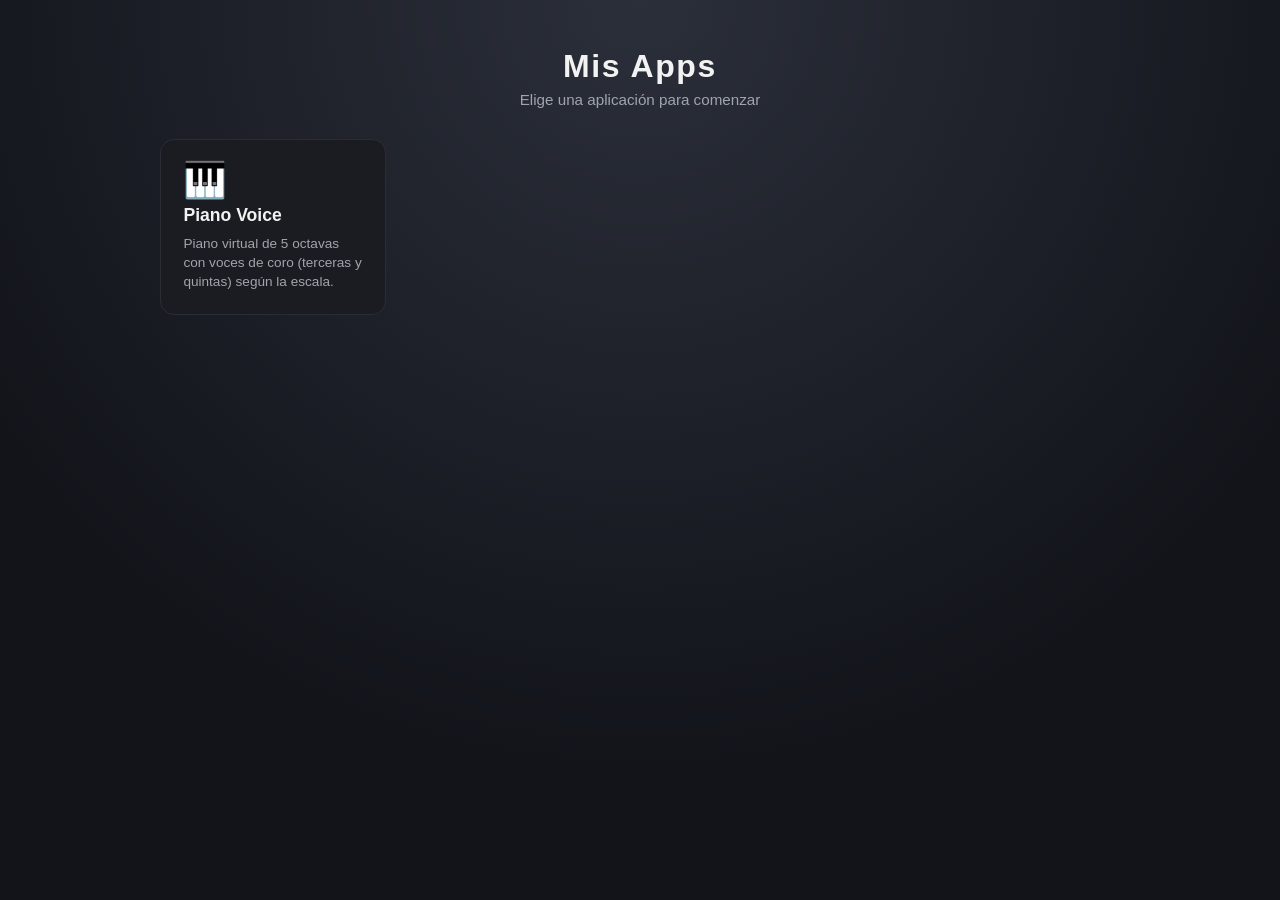
<file: index.html>
<!DOCTYPE html>
<html lang="es">
<head>
<meta charset="UTF-8">
<meta name="viewport" content="width=device-width, initial-scale=1.0, viewport-fit=cover">
<title>Mis Apps</title>
<meta name="theme-color" content="#12141a">
<link rel="stylesheet" href="styles.css">
</head>
<body>
  <div class="hub">
    <h1>Mis Apps</h1>
    <p class="hint">Elige una aplicación para comenzar</p>
    <div id="app-grid" class="app-grid"></div>
  </div>
  <script src="apps.js"></script>
  <script src="script.js"></script>
</body>
</html>
</file>
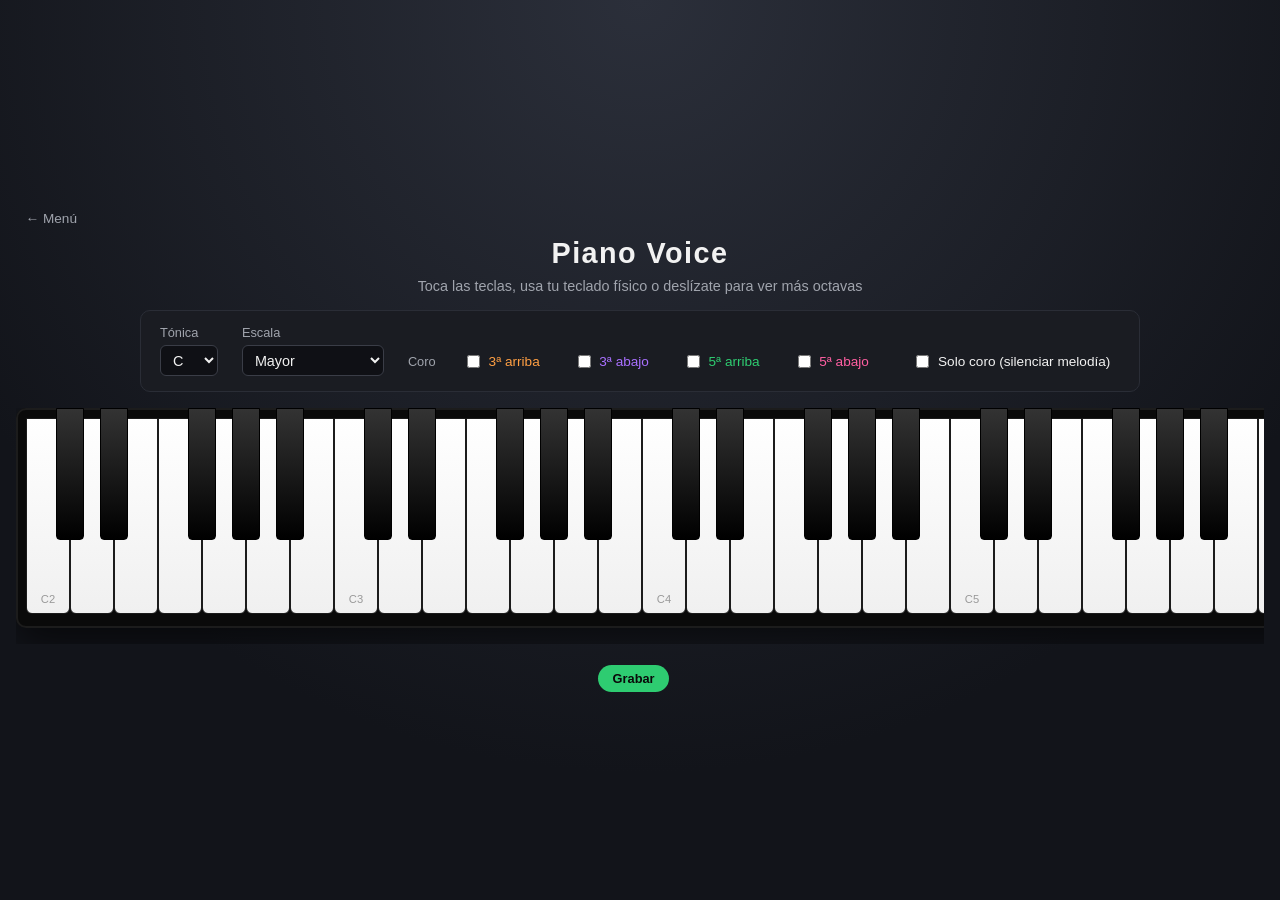
<file: apps/piano-voice/index.html>
<!DOCTYPE html>
<html lang="es">
<head>
<meta charset="UTF-8">
<meta name="viewport" content="width=device-width, initial-scale=1.0, maximum-scale=1.0, user-scalable=no, viewport-fit=cover">
<title>Piano Voice - 5 Octavas</title>

<link rel="manifest" href="manifest.json">
<meta name="theme-color" content="#12141a">
<link rel="icon" href="icons/icon-192.png">
<link rel="apple-touch-icon" href="icons/icon-180.png">
<meta name="apple-mobile-web-app-capable" content="yes">
<meta name="mobile-web-app-capable" content="yes">
<meta name="apple-mobile-web-app-status-bar-style" content="black-translucent">
<meta name="apple-mobile-web-app-title" content="Piano Voice">

<link rel="stylesheet" href="styles.css">
</head>
<body>
  <div class="app">
    <a href="../../index.html" class="back-link">&larr; Menú</a>
    <div class="app-header">
      <h1>Piano Voice</h1>
      <button id="install-btn" class="install-btn" hidden>Instalar app</button>
    </div>
    <p class="hint">Toca las teclas, usa tu teclado físico o deslízate para ver más octavas</p>

    <div class="controls">
      <div class="control-group">
        <label for="tonic">Tónica</label>
        <select id="tonic"></select>
      </div>
      <div class="control-group">
        <label for="mode">Escala</label>
        <select id="mode">
          <option value="major">Mayor</option>
          <option value="naturalMinor">Menor natural</option>
          <option value="harmonicMinor">Menor armónica</option>
          <option value="melodicMinor">Menor melódica</option>
        </select>
      </div>
      <div class="control-group voices">
        <span class="voices-title">Coro</span>
        <label class="voice-option voice-3up"><input type="checkbox" data-voice="3up"> 3ª arriba</label>
        <label class="voice-option voice-3down"><input type="checkbox" data-voice="3down"> 3ª abajo</label>
        <label class="voice-option voice-5up"><input type="checkbox" data-voice="5up"> 5ª arriba</label>
        <label class="voice-option voice-5down"><input type="checkbox" data-voice="5down"> 5ª abajo</label>
      </div>
      <div class="control-group">
        <label class="voice-option mute-option"><input type="checkbox" id="mute-melody"> Solo coro (silenciar melodía)</label>
      </div>
    </div>

    <div class="piano-wrapper">
      <div id="piano" class="piano"></div>
    </div>

    <div class="recording-bar">
      <button id="record-btn" class="install-btn">Grabar</button>
      <span id="record-status" class="record-status"></span>
      <a id="recording-download" class="install-btn download-btn" download="piano-voice.webm" hidden>Descargar grabación</a>
    </div>
    <audio id="recording-audio" controls hidden></audio>
  </div>
  <script src="../shared/harmony-theory.js"></script>
  <script src="script.js"></script>
</body>
</html>
</file>
<file: styles.css>
* {
  box-sizing: border-box;
  -webkit-tap-highlight-color: transparent;
}

body {
  margin: 0;
  min-height: 100vh;
  display: flex;
  justify-content: center;
  background: radial-gradient(circle at top, #2b2f3a, #12141a 70%);
  font-family: "Segoe UI", Arial, sans-serif;
  color: #f2f2f2;
  padding: 3rem 1.5rem;
  padding-top: max(3rem, env(safe-area-inset-top));
  padding-bottom: max(2rem, env(safe-area-inset-bottom));
}

.hub {
  width: 100%;
  max-width: 960px;
  display: flex;
  flex-direction: column;
  align-items: center;
  gap: 0.4rem;
}

h1 {
  margin: 0;
  font-size: 2rem;
  letter-spacing: 0.05em;
}

.hint {
  margin: 0 0 1.5rem;
  color: #a0a4ad;
  font-size: 0.95rem;
}

.app-grid {
  width: 100%;
  display: grid;
  grid-template-columns: repeat(auto-fill, minmax(220px, 1fr));
  gap: 1.2rem;
}

.app-card {
  display: flex;
  flex-direction: column;
  gap: 0.5rem;
  background: #1a1c22;
  border: 1px solid #2a2d36;
  border-radius: 14px;
  padding: 1.4rem;
  text-decoration: none;
  color: inherit;
  transition: transform 0.15s ease, border-color 0.15s ease, background 0.15s ease;
}

.app-card:hover {
  transform: translateY(-3px);
  border-color: #3a3d47;
  background: #20232b;
}

.app-card-icon {
  font-size: 2.2rem;
  line-height: 1;
}

.app-card-name {
  font-size: 1.1rem;
  font-weight: 600;
}

.app-card-description {
  font-size: 0.85rem;
  color: #a0a4ad;
  line-height: 1.4;
}
</file>
<file: apps/piano-voice/styles.css>
* {
  box-sizing: border-box;
  -webkit-tap-highlight-color: transparent;
}

html {
  overscroll-behavior: none;
}

body {
  margin: 0;
  min-height: 100vh;
  display: flex;
  flex-direction: column;
  align-items: center;
  justify-content: center;
  gap: 1rem;
  background: radial-gradient(circle at top, #2b2f3a, #12141a 70%);
  font-family: "Segoe UI", Arial, sans-serif;
  color: #f2f2f2;
  padding: 2rem 1rem;
  padding-top: max(2rem, env(safe-area-inset-top));
  padding-bottom: max(2rem, env(safe-area-inset-bottom));
  padding-left: max(1rem, env(safe-area-inset-left));
  padding-right: max(1rem, env(safe-area-inset-right));
  overscroll-behavior-y: none;
  touch-action: manipulation;
}

.app {
  display: flex;
  flex-direction: column;
  align-items: center;
  gap: 0.5rem;
  width: 100%;
}

.back-link {
  align-self: flex-start;
  color: #a0a4ad;
  text-decoration: none;
  font-size: 0.85rem;
  padding: 0.2rem 0.4rem;
  margin-left: 0.2rem;
}

.back-link:hover {
  color: #f2f2f2;
}

.app-header {
  display: flex;
  align-items: center;
  justify-content: center;
  gap: 0.8rem;
  flex-wrap: wrap;
}

h1 {
  margin: 0;
  font-size: 1.8rem;
  letter-spacing: 0.05em;
}

.install-btn {
  background: #2ecc71;
  color: #0a0a0a;
  border: none;
  border-radius: 999px;
  padding: 0.4rem 0.9rem;
  font-size: 0.8rem;
  font-weight: 600;
  cursor: pointer;
}

.install-btn:hover {
  background: #29b765;
}

.install-btn.recording {
  background: #ff5f5f;
}

.install-btn.recording:hover {
  background: #e34b4b;
}

.recording-bar {
  display: flex;
  align-items: center;
  flex-wrap: wrap;
  justify-content: center;
  gap: 0.8rem;
  margin-top: 0.8rem;
}

.record-status {
  color: #a0a4ad;
  font-size: 0.85rem;
}

audio {
  width: 100%;
  max-width: 480px;
  margin-top: 0.6rem;
}

.hint {
  margin: 0 0 0.5rem;
  color: #a0a4ad;
  font-size: 0.9rem;
  text-align: center;
  padding: 0 0.5rem;
}

.controls {
  display: flex;
  flex-wrap: wrap;
  align-items: flex-end;
  justify-content: center;
  gap: 1.5rem;
  background: #1a1c22;
  border: 1px solid #2a2d36;
  border-radius: 10px;
  padding: 0.9rem 1.2rem;
  margin-bottom: 0.5rem;
}

.control-group {
  display: flex;
  flex-direction: column;
  gap: 0.3rem;
  font-size: 0.8rem;
  color: #a0a4ad;
}

.control-group select {
  background: #0f1015;
  color: #f2f2f2;
  border: 1px solid #3a3d47;
  border-radius: 6px;
  padding: 0.35rem 0.5rem;
  font-size: 0.9rem;
}

.voices {
  flex-direction: row;
  align-items: center;
  gap: 0.9rem;
  flex-wrap: wrap;
}

.voices-title {
  color: #a0a4ad;
  font-size: 0.8rem;
  margin-right: 0.2rem;
}

.voice-option {
  display: flex;
  align-items: center;
  gap: 0.35rem;
  font-size: 0.85rem;
  color: #f2f2f2;
  cursor: pointer;
  padding: 0.25rem 0.55rem;
  border-radius: 6px;
  border: 1px solid transparent;
}

.voice-option input {
  accent-color: currentColor;
}

.voice-3up { color: #ff9f43; }
.voice-3down { color: #a970ff; }
.voice-5up { color: #2ecc71; }
.voice-5down { color: #ff5fa2; }

.voice-option:hover {
  border-color: currentColor;
}

.mute-option {
  color: #f2f2f2;
}

.mute-option:hover {
  border-color: #6c7280;
}

.piano-wrapper {
  width: 100%;
  max-width: 100%;
  overflow-x: auto;
  padding-bottom: 1rem;
  -webkit-overflow-scrolling: touch;
  overscroll-behavior-x: contain;
}

.piano {
  position: relative;
  display: flex;
  height: 220px;
  width: max-content;
  margin: 0 auto;
  background: #0a0a0a;
  padding: 10px 10px 14px;
  border-radius: 10px;
  box-shadow: 0 15px 40px rgba(0, 0, 0, 0.6), inset 0 0 0 2px #1c1c1c;
}

.key {
  position: relative;
  user-select: none;
  cursor: pointer;
  transition: background 0.05s ease, transform 0.05s ease;
  touch-action: pan-x;
}

.white {
  width: 44px;
  height: 100%;
  background: linear-gradient(to bottom, #fff, #f0f0f0);
  border: 1px solid #1c1c1c;
  border-radius: 0 0 6px 6px;
  z-index: 1;
  display: flex;
  align-items: flex-end;
  justify-content: center;
  padding-bottom: 8px;
  color: #999;
  font-size: 0.7rem;
}

.white.active {
  background: linear-gradient(to bottom, #cfe8ff, #9fd0ff);
  transform: translateY(2px);
}

.black {
  position: absolute;
  top: 0;
  width: 28px;
  height: 60%;
  background: linear-gradient(to bottom, #333, #000);
  border: 1px solid #000;
  border-radius: 0 0 4px 4px;
  z-index: 2;
  display: flex;
  align-items: flex-end;
  justify-content: center;
  padding-bottom: 6px;
  color: #ccc;
  font-size: 0.6rem;
}

.black.active {
  background: linear-gradient(to bottom, #555, #222);
  transform: translateY(2px);
}

.key.harmony-3up { box-shadow: inset 0 0 0 3px #ff9f43; }
.key.harmony-3down { box-shadow: inset 0 0 0 3px #a970ff; }
.key.harmony-5up { box-shadow: inset 0 0 0 3px #2ecc71; }
.key.harmony-5down { box-shadow: inset 0 0 0 3px #ff5fa2; }

.white.harmony-3up, .white.harmony-3down, .white.harmony-5up, .white.harmony-5down {
  transform: translateY(1px);
}

.black.harmony-3up, .black.harmony-3down, .black.harmony-5up, .black.harmony-5down {
  transform: translateY(1px);
}

.key .label {
  pointer-events: none;
}

.key .key-hint {
  display: block;
  font-size: 0.55rem;
  color: inherit;
  opacity: 0.7;
  pointer-events: none;
}

@media (max-width: 600px) {
  body {
    padding: 1.2rem 0.6rem;
    gap: 0.7rem;
  }

  h1 {
    font-size: 1.3rem;
  }

  .hint {
    font-size: 0.78rem;
  }

  .controls {
    width: 100%;
    gap: 0.8rem;
    padding: 0.7rem 0.8rem;
    justify-content: flex-start;
  }

  .control-group {
    width: 100%;
  }

  .control-group select {
    width: 100%;
  }

  .voices {
    width: 100%;
    justify-content: flex-start;
    gap: 0.5rem;
  }

  .voice-option {
    padding: 0.3rem 0.5rem;
    font-size: 0.8rem;
  }

  .piano {
    height: 170px;
    padding: 8px 8px 10px;
  }

  .white {
    font-size: 0.62rem;
  }
}
</file>
